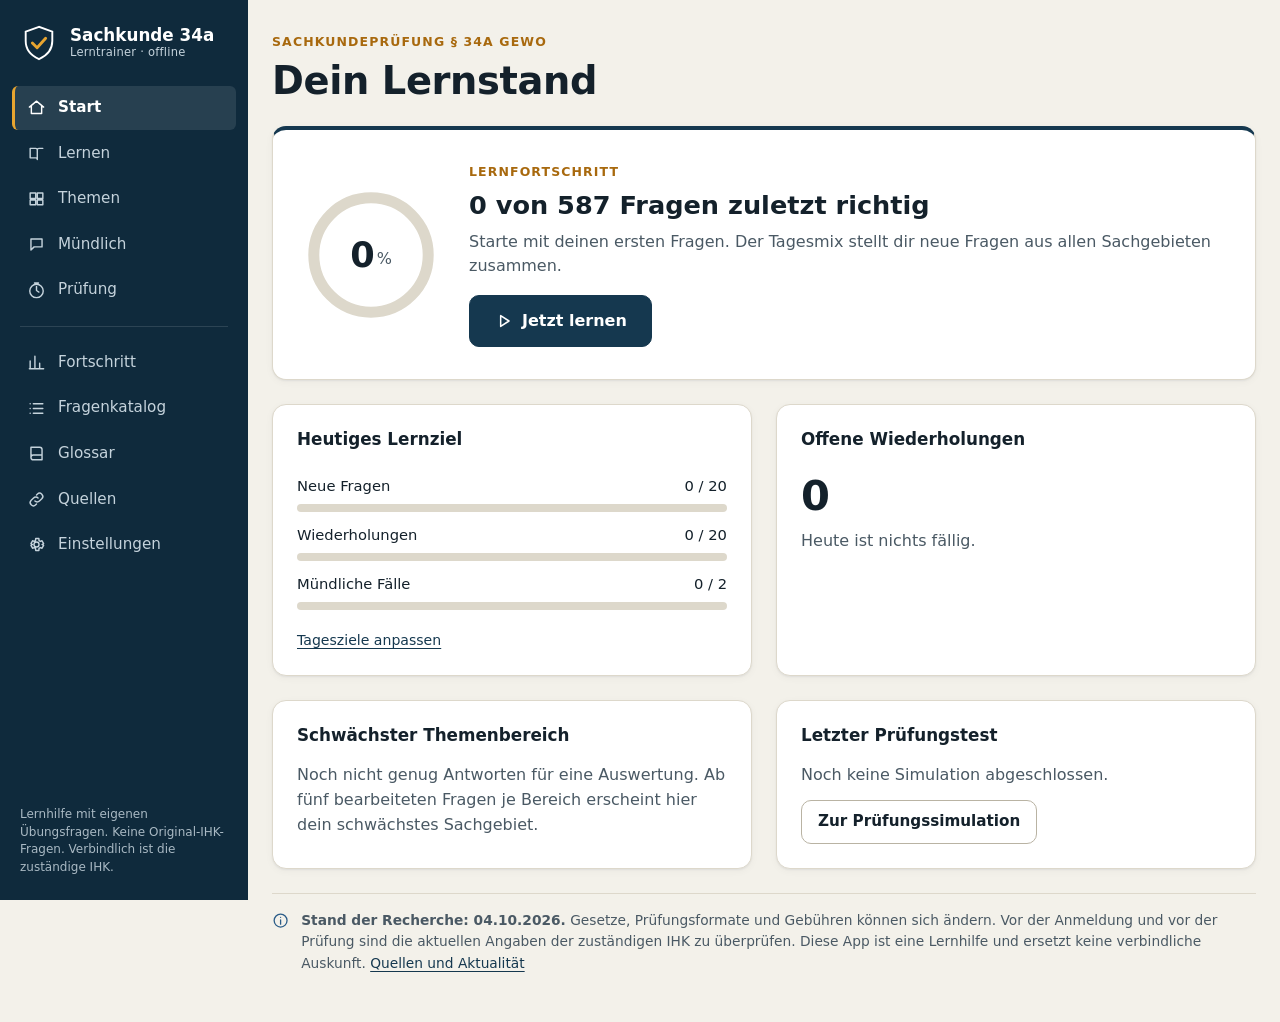
<file: index.html>
<!doctype html>
<html lang="de">
<head>
<meta charset="utf-8">
<meta name="viewport" content="width=device-width, initial-scale=1, viewport-fit=cover">
<meta name="color-scheme" content="light dark">
<meta name="theme-color" content="#0f2a3c">
<title>Sachkunde 34a Lerntrainer</title>
<meta name="description" content="Offline-Lernhilfe für die IHK-Sachkundeprüfung im Bewachungsgewerbe nach § 34a GewO. Eigene Übungsfragen, keine Original-IHK-Fragen.">
<link rel="icon" href="data:image/svg+xml,%3Csvg xmlns='http://www.w3.org/2000/svg' viewBox='0 0 40 40'%3E%3Cpath d='M20 3 6 8v10c0 9 6 15.5 14 19 8-3.500 14-10 14-19V8z' fill='%2315384f'/%3E%3Cpath d='m13 20 5 5 9-10' fill='none' stroke='%23e8a530' stroke-width='3.500' stroke-linecap='round' stroke-linejoin='round'/%3E%3C/svg%3E">
<link rel="manifest" href="manifest.webmanifest">
<link rel="apple-touch-icon" href="icons/apple-touch-icon.png">
<meta name="mobile-web-app-capable" content="yes">
<meta name="apple-mobile-web-app-capable" content="yes">
<meta name="apple-mobile-web-app-title" content="Sachkunde 34a">
<meta name="apple-mobile-web-app-status-bar-style" content="default">
<link rel="stylesheet" href="styles.css">
</head>
<body>
<a class="skip" href="#main">Zum Inhalt springen</a>
<div class="app">
  <aside class="rail" aria-label="Hauptnavigation">
    <a class="brand" href="#/">
      <svg viewBox="0 0 40 40" aria-hidden="true"><path d="M20 3 6 8v10c0 9 6 15.5 14 19 8-3.500 14-10 14-19V8z" fill="none" stroke="#fff" stroke-width="2"/><path d="m13 20 5 5 9-10" fill="none" stroke="#e8a530" stroke-width="3" stroke-linecap="round" stroke-linejoin="round"/></svg>
      <span>Sachkunde 34a<small>Lerntrainer · offline</small></span>
    </a>
    <nav id="railnav"></nav>
    <p class="rail-foot">Lernhilfe mit eigenen Übungsfragen. Keine Original-IHK-Fragen. Verbindlich ist die zuständige IHK.</p>
  </aside>
  <div class="stage">
    <div id="banner"></div>
    <main id="main" tabindex="-1">
      <noscript><p>Diese Lern-App benötigt JavaScript. Bitte aktiviere JavaScript im Browser.</p></noscript>
    </main>
  </div>
</div>
<nav class="tabbar" id="tabbar" aria-label="Hauptnavigation"></nav>
<div id="sheet" hidden><div class="sheet-in" role="dialog" aria-label="Weitere Bereiche"><h2>Weitere Bereiche</h2><nav id="sheet-list"></nav></div></div>
<div id="toast" role="status" aria-live="polite"></div>

<script src="daten/basis.js"></script>
<script src="daten/fragen-1-recht.js"></script>
<script src="daten/fragen-2-datenschutz.js"></script>
<script src="daten/fragen-3-bgb.js"></script>
<script src="daten/fragen-4-strafrecht.js"></script>
<script src="daten/fragen-5-waffen.js"></script>
<script src="daten/fragen-6-uvv.js"></script>
<script src="daten/fragen-7-menschen.js"></script>
<script src="daten/fragen-8-technik.js"></script>
<script src="daten/faelle.js"></script>
<script src="daten/gesetze.js"></script>
<script src="app.js"></script>
</body>
</html>
</file>
<file: styles.css>
/* Sachkunde 34a Lerntrainer – Gestaltung
   Identität: Nachtblau + Signal-Amber, DIN-artige Überschriften, ruhige Papierflächen. */
:root {
  --bg: #f3f1ea;
  --surface: #ffffff;
  --surface-2: #f8f6f0;
  --ink: #14212b;
  --ink-2: #4a5964;
  --line: #ddd8cb;
  --line-strong: #b9b3a3;
  --primary: #15384f;
  --primary-hover: #0f2a3c;
  --primary-ink: #ffffff;
  --primary-soft: #e2ebf1;
  --accent: #a8690e;
  --accent-soft: #f6ead0;
  --ok: #1b7446;
  --ok-soft: #e1f1e7;
  --bad: #b0281f;
  --bad-soft: #f9e5e2;
  --warn: #855600;
  --warn-soft: #f7ecce;
  --info: #2a5c88;
  --info-soft: #e1ecf6;
  --rail: #0f2a3c;
  --rail-ink: #c5d3dc;
  --rail-active: #ffffff;
  --signal: #e8a530;

  --s1: 4px; --s2: 8px; --s3: 12px; --s4: 16px; --s5: 24px; --s6: 32px; --s7: 48px;
  --r-s: 6px; --r-m: 10px; --r-l: 14px;
  --shadow: 0 1px 2px rgba(20, 33, 43, .06), 0 2px 8px rgba(20, 33, 43, .04);
  --shadow-up: 0 -2px 12px rgba(20, 33, 43, .08);
  --font: system-ui, -apple-system, "Segoe UI", Roboto, "Helvetica Neue", Arial, sans-serif;
  --display: "Bahnschrift", "DIN Alternate", "DIN 2014", "Roboto Condensed", "Arial Narrow", system-ui, sans-serif;
  --t: 160ms ease;
}
@media (prefers-color-scheme: dark) {
  :root:not([data-theme="light"]) {
    --bg: #0d151b; --surface: #15202a; --surface-2: #1a2833; --ink: #e9eff3; --ink-2: #a5b4bf;
    --line: #283843; --line-strong: #3c505e;
    --primary: #8cc3e0; --primary-hover: #a7d3ea; --primary-ink: #0b1b25; --primary-soft: #1c3342;
    --accent: #e3ae55; --accent-soft: #382c14;
    --ok: #62c592; --ok-soft: #153224; --bad: #f28d83; --bad-soft: #3a1c1a;
    --warn: #e4b85f; --warn-soft: #392d13; --info: #8ab9e3; --info-soft: #182c3f;
    --rail: #0a1218; --rail-ink: #a5b4bf; --signal: #e8a530;
    --shadow: 0 1px 2px rgba(0, 0, 0, .4); --shadow-up: 0 -2px 12px rgba(0, 0, 0, .4);
  }
}
:root[data-theme="dark"] {
  --bg: #0d151b; --surface: #15202a; --surface-2: #1a2833; --ink: #e9eff3; --ink-2: #a5b4bf;
  --line: #283843; --line-strong: #3c505e;
  --primary: #8cc3e0; --primary-hover: #a7d3ea; --primary-ink: #0b1b25; --primary-soft: #1c3342;
  --accent: #e3ae55; --accent-soft: #382c14;
  --ok: #62c592; --ok-soft: #153224; --bad: #f28d83; --bad-soft: #3a1c1a;
  --warn: #e4b85f; --warn-soft: #392d13; --info: #8ab9e3; --info-soft: #182c3f;
  --rail: #0a1218; --rail-ink: #a5b4bf; --signal: #e8a530;
  --shadow: 0 1px 2px rgba(0, 0, 0, .4); --shadow-up: 0 -2px 12px rgba(0, 0, 0, .4);
}

*, *::before, *::after { box-sizing: border-box; }
html { -webkit-text-size-adjust: 100%; scroll-behavior: smooth; }
body { margin: 0; background: var(--bg); color: var(--ink); font: 16px/1.55 var(--font); overflow-x: hidden; }
h1, h2, h3, h4, p, ul, ol, dl, dd { margin: 0; }
ul, ol { padding: 0; list-style: none; }
h1, h2, h3, .eyebrow, .brand, .big, .stat-v, .part, .gnum { font-family: var(--display); }
h1 { font-size: clamp(1.7rem, 1.2rem + 2vw, 2.4rem); line-height: 1.12; font-weight: 600; letter-spacing: -.01em; text-wrap: balance; }
h2 { font-size: 1.3rem; line-height: 1.25; font-weight: 600; text-wrap: balance; }
h3 { font-size: 1.05rem; line-height: 1.3; font-weight: 600; margin-bottom: var(--s3); }
h4 { font-size: .9rem; margin: var(--s4) 0 var(--s2); }
a { color: var(--primary); text-underline-offset: 3px; }
a:hover { color: var(--primary-hover); }
button, input, select, textarea { font: inherit; color: inherit; }
button { cursor: pointer; }
:focus-visible { outline: 3px solid var(--signal); outline-offset: 2px; border-radius: var(--r-s); }
.num { font-variant-numeric: tabular-nums; }
.muted { color: var(--ink-2); }
.sr { position: absolute; width: 1px; height: 1px; overflow: hidden; clip: rect(0 0 0 0); white-space: nowrap; }
.skip { position: absolute; left: var(--s3); top: -60px; background: var(--primary); color: var(--primary-ink); padding: var(--s2) var(--s4); border-radius: var(--r-s); z-index: 100; }
.skip:focus { top: var(--s3); }
.ic { width: 1.25em; height: 1.25em; flex: none; fill: none; stroke: currentColor; stroke-width: 1.8; stroke-linecap: round; stroke-linejoin: round; vertical-align: -.25em; }
.ic-ok { color: var(--ok); } .ic-bad { color: var(--bad); }

/* ---------- Grundgerüst ---------- */
.app { display: grid; grid-template-columns: 248px minmax(0, 1fr); min-height: 100vh; }
.rail { background: var(--rail); color: var(--rail-ink); padding: var(--s5) var(--s3); position: sticky; top: 0; height: 100vh; overflow-y: auto; display: flex; flex-direction: column; gap: var(--s5); }
.brand { display: flex; align-items: center; gap: var(--s3); padding: 0 var(--s2); color: #fff; text-decoration: none; font-size: 1.05rem; font-weight: 600; line-height: 1.15; }
.brand small { display: block; font: 400 .72rem/1.3 var(--font); color: var(--rail-ink); letter-spacing: .02em; }
.brand svg { width: 38px; height: 38px; flex: none; }
.rail nav { display: flex; flex-direction: column; gap: 2px; }
.rail nav a { display: flex; align-items: center; gap: var(--s3); padding: 10px var(--s3); border-radius: var(--r-s); color: var(--rail-ink); text-decoration: none; font-size: .95rem; border-left: 3px solid transparent; transition: background var(--t), color var(--t); }
.rail nav a:hover { background: rgba(255, 255, 255, .07); color: #fff; }
.rail nav a[aria-current] { background: rgba(255, 255, 255, .1); color: var(--rail-active); border-left-color: var(--signal); font-weight: 600; }
.rail hr { border: 0; border-top: 1px solid rgba(255, 255, 255, .12); margin: var(--s3) var(--s2); }
.rail-foot { margin-top: auto; font-size: .75rem; padding: 0 var(--s2); line-height: 1.45; opacity: .85; }
.stage { min-width: 0; }
#main { max-width: 1040px; margin: 0 auto; padding: var(--s6) var(--s5) var(--s7); display: flex; flex-direction: column; gap: var(--s5); outline: none; }
#banner { max-width: 1040px; margin: 0 auto; padding: 0 var(--s5); }
#banner .note { margin-top: var(--s4); }
#banner .actions { margin-top: var(--s2); }
.app { padding-top: env(safe-area-inset-top); }
.tabbar, #sheet { display: none; }

.pagehead { display: flex; flex-direction: column; gap: var(--s2); }
.eyebrow { font-size: .78rem; letter-spacing: .09em; text-transform: uppercase; color: var(--accent); font-weight: 600; }
.lead { color: var(--ink-2); max-width: 68ch; }
.crumb a { display: inline-flex; align-items: center; gap: var(--s2); text-decoration: none; font-size: .9rem; font-weight: 600; }

/* ---------- Karten, Raster ---------- */
.card { background: var(--surface); border: 1px solid var(--line); border-radius: var(--r-l); padding: var(--s5); box-shadow: var(--shadow); display: flex; flex-direction: column; gap: var(--s3); min-width: 0; }
.card h3 + .muted { margin-top: calc(var(--s2) * -1); }
.cardfoot { margin-top: auto; font-size: .88rem; padding-top: var(--s2); }
.grid { display: grid; gap: var(--s5); }
.g2 { grid-template-columns: repeat(2, minmax(0, 1fr)); }
.g3 { grid-template-columns: repeat(3, minmax(0, 1fr)); }
.g4 { grid-template-columns: repeat(4, minmax(0, 1fr)); }
.split { display: flex; gap: var(--s5); justify-content: space-between; align-items: center; flex-wrap: wrap; }
.split > div:first-child { flex: 1 1 280px; display: flex; flex-direction: column; gap: var(--s2); }
.center { align-items: center; text-align: center; justify-content: center; }
.actions { display: flex; flex-wrap: wrap; gap: var(--s3); margin-top: var(--s2); }

/* ---------- Schaltflächen ---------- */
.btn { display: inline-flex; align-items: center; justify-content: center; gap: var(--s2); min-height: 44px; padding: 0 var(--s4); border: 1px solid var(--line-strong); border-radius: var(--r-m); background: var(--surface); color: var(--ink); font-weight: 600; font-size: .95rem; text-decoration: none; transition: background var(--t), border-color var(--t), transform var(--t); white-space: nowrap; }
.btn:hover { background: var(--surface-2); border-color: var(--ink-2); color: var(--ink); }
.btn:active { transform: translateY(1px); }
.btn-primary { background: var(--primary); border-color: var(--primary); color: var(--primary-ink); }
.btn-primary:hover { background: var(--primary-hover); border-color: var(--primary-hover); color: var(--primary-ink); }
.btn-ghost { border-color: transparent; background: transparent; }
.btn-lg { min-height: 52px; padding: 0 var(--s5); font-size: 1rem; }
.btn-sm { min-height: 36px; padding: 0 var(--s3); font-size: .88rem; }
.btn-danger { background: var(--bad); border-color: var(--bad); color: var(--surface); }
.btn-danger:hover { background: var(--bad); border-color: var(--bad); color: var(--surface); filter: brightness(.92); }
.btn-bad { color: var(--bad); border-color: var(--bad); }
.btn-ok { color: var(--ok); border-color: var(--ok); }
.btn[disabled], .btn[aria-disabled="true"] { opacity: .45; cursor: not-allowed; }
.btn[aria-pressed="true"] { background: var(--primary-soft); border-color: var(--primary); color: var(--primary); }
.linkbtn { background: none; border: 0; padding: 0; color: var(--primary); text-decoration: underline; text-underline-offset: 3px; font-weight: 600; }
.iconbtn { display: inline-flex; align-items: center; gap: 6px; background: none; border: 1px solid transparent; border-radius: var(--r-s); padding: 6px 10px; color: var(--ink-2); font-size: .85rem; min-height: 36px; }
.iconbtn:hover { background: var(--surface-2); }
.iconbtn[aria-pressed="true"] { color: var(--accent); }
.iconbtn[aria-pressed="true"] .ic { fill: currentColor; }

/* ---------- Chips, Hinweise ---------- */
.chip { display: inline-flex; align-items: center; gap: 5px; padding: 3px 10px; border-radius: 999px; font-size: .78rem; font-weight: 600; line-height: 1.4; background: var(--surface-2); color: var(--ink-2); border: 1px solid var(--line); }
.chip .ic { width: 1em; height: 1em; stroke-width: 2.4; }
.chip-ok { background: var(--ok-soft); color: var(--ok); border-color: transparent; }
.chip-bad { background: var(--bad-soft); color: var(--bad); border-color: transparent; }
.chip-warn { background: var(--warn-soft); color: var(--warn); border-color: transparent; }
.chip-info { background: var(--info-soft); color: var(--info); border-color: transparent; }
.chip-primary { background: var(--primary-soft); color: var(--primary); border-color: transparent; }
.chip-accent { background: var(--accent-soft); color: var(--accent); border-color: transparent; }
.note { display: flex; gap: var(--s3); padding: var(--s4); border-radius: var(--r-m); border: 1px solid; font-size: .93rem; }
.note > .ic { margin-top: 2px; }
.note-warn { background: var(--warn-soft); border-color: transparent; color: var(--ink); }
.note-warn > .ic { color: var(--warn); }
.note-info { background: var(--info-soft); border-color: transparent; }
.note-info > .ic { color: var(--info); }
.note-bad { background: var(--bad-soft); border-color: transparent; margin-top: var(--s3); }
.note-bad > .ic { color: var(--bad); }
.note .btn { margin-top: var(--s3); }
.hint { display: flex; gap: var(--s2); align-items: flex-start; font-size: .88rem; color: var(--ink-2); }
.hint.err { color: var(--bad); }
.stand { display: flex; gap: var(--s3); font-size: .86rem; color: var(--ink-2); border-top: 1px solid var(--line); padding-top: var(--s4); }
.stand .ic { color: var(--info); margin-top: 2px; }
.disclaimer { font-size: .88rem; color: var(--ink-2); border-left: 3px solid var(--signal); padding-left: var(--s3); }
.empty { padding: var(--s5); text-align: center; color: var(--ink-2); }

/* ---------- Fortschritt ---------- */
.bar { height: 8px; background: var(--line); border-radius: 999px; overflow: hidden; }
.bar > i { display: block; height: 100%; background: var(--primary); border-radius: 999px; transition: width 300ms ease; }
.bar-ok > i { background: var(--ok); } .bar-bad > i { background: var(--bad); } .bar-warn > i { background: var(--warn); } .bar-info > i { background: var(--info); }
.ring { position: relative; width: 132px; height: 132px; flex: none; }
.ring svg { width: 100%; height: 100%; transform: rotate(-90deg); }
.ring circle { fill: none; stroke-width: 10; }
.ring-bg { stroke: var(--line); }
.ring-fg { stroke: var(--primary); stroke-linecap: round; transition: stroke-dashoffset 500ms ease; }
.ring-num { position: absolute; inset: 0; display: flex; align-items: center; justify-content: center; gap: 2px; font-family: var(--display); }
.ring-num b { font-size: 2.2rem; font-weight: 600; line-height: 1; font-variant-numeric: tabular-nums; }
.ring-num span { font-size: 1rem; color: var(--ink-2); margin-top: .55em; }
.goal { display: flex; flex-direction: column; gap: 6px; }
.goal-top { display: flex; justify-content: space-between; gap: var(--s3); font-size: .92rem; }
.big { font-size: 2.6rem; line-height: 1; font-weight: 600; }
.big-s { font-family: var(--display); font-size: 1.35rem; font-weight: 600; line-height: 1.2; }
.unit { font-size: 1rem; color: var(--ink-2); font-weight: 400; font-family: var(--font); }

/* ---------- Start ---------- */
.hero { flex-direction: row; align-items: center; gap: var(--s6); padding: var(--s6); border-top: 4px solid var(--primary); }
.hero-body { display: flex; flex-direction: column; gap: var(--s2); min-width: 0; }
.hero h2 { font-size: 1.6rem; }
.card > .btn, .card > a.btn { align-self: flex-start; margin-top: auto; }

/* ---------- Fortschrittsseite ---------- */
.stats { gap: var(--s4); }
.stat { padding: var(--s4); gap: 2px; }
.stat-l { font-size: .8rem; color: var(--ink-2); }
.stat-v { font-size: 1.9rem; font-weight: 600; line-height: 1.15; }
.stat-s { font-size: .8rem; color: var(--ink-2); }
.next { flex-direction: row; align-items: center; justify-content: space-between; flex-wrap: wrap; border-left: 4px solid var(--signal); }
.next h3 { margin: 4px 0; font-size: 1.2rem; }
.kv { display: grid; grid-template-columns: minmax(110px, max-content) 1fr; gap: 6px var(--s4); font-size: .93rem; }
.kv dt { color: var(--ink-2); }
.kv dd { min-width: 0; overflow-wrap: anywhere; }
.lamps { display: grid; grid-template-columns: repeat(auto-fill, minmax(280px, 1fr)); gap: var(--s3); }
.lamp { display: flex; gap: var(--s3); align-items: center; padding: var(--s3); border: 1px solid var(--line); border-radius: var(--r-m); text-decoration: none; color: inherit; transition: border-color var(--t), background var(--t); }
.lamp:hover { border-color: var(--line-strong); background: var(--surface-2); color: inherit; }
.lamp-dot { width: 40px; height: 40px; border-radius: 50%; display: grid; place-items: center; flex: none; }
.lamp-dot .ic { stroke-width: 2.4; }
.lamp-ok { background: var(--ok-soft); color: var(--ok); } .lamp-bad { background: var(--bad-soft); color: var(--bad); }
.lamp-warn { background: var(--warn-soft); color: var(--warn); } .lamp-info { background: var(--info-soft); color: var(--info); }
.lamp-main { flex: 1; min-width: 0; display: flex; flex-direction: column; gap: 5px; font-size: .82rem; }
.lamp-main b { font-size: .95rem; }
.rows li { display: flex; align-items: center; justify-content: space-between; gap: var(--s3); padding: var(--s3) 0; border-bottom: 1px solid var(--line); flex-wrap: wrap; }
.rows li:last-child { border-bottom: 0; }
.rows small { display: block; font-size: .85rem; }
.checks { display: flex; flex-direction: column; gap: var(--s3); }
.checks li { display: flex; gap: var(--s3); align-items: flex-start; }
.checks li > .ic { margin-top: 2px; padding: 3px; border-radius: 50%; width: 1.5em; height: 1.5em; stroke-width: 2.4; }
.checks li.ok > .ic { background: var(--ok-soft); color: var(--ok); }
.checks li.open > .ic { background: var(--info-soft); color: var(--info); }
.checks small { display: block; font-size: .85rem; }

/* ---------- Themen ---------- */
.group { display: flex; flex-direction: column; gap: var(--s3); }
.group > h2 { display: flex; align-items: center; gap: var(--s3); font-size: 1.1rem; }
.gnum { width: 30px; height: 30px; border-radius: 50%; background: var(--primary); color: var(--primary-ink); display: grid; place-items: center; font-size: .95rem; flex: none; }
.topic { text-decoration: none; color: inherit; transition: border-color var(--t), transform var(--t); }
.topic:hover { border-color: var(--primary); color: inherit; transform: translateY(-1px); }
.topic-top { display: flex; gap: var(--s2); align-items: center; flex-wrap: wrap; }
.part { font-size: 1.1rem; font-weight: 600; color: var(--accent); margin-right: auto; }
.topic h3 { margin: 0; font-size: 1.2rem; }
.topic .muted { font-size: .92rem; display: -webkit-box; -webkit-line-clamp: 3; -webkit-box-orient: vertical; overflow: hidden; }
.topic-foot { display: flex; justify-content: space-between; align-items: center; gap: var(--s2); flex-wrap: wrap; font-size: .85rem; color: var(--ink-2); }
.bul { display: flex; flex-direction: column; gap: var(--s2); }
.bul li { position: relative; padding-left: 1.2em; }
.bul li::before { content: ""; position: absolute; left: 0; top: .62em; width: 6px; height: 6px; background: var(--accent); border-radius: 1px; transform: rotate(45deg); }
.terms { display: grid; grid-template-columns: minmax(140px, 220px) 1fr; gap: var(--s3) var(--s5); }
.terms dt { font-weight: 600; }
.terms dd { color: var(--ink-2); padding-bottom: var(--s3); border-bottom: 1px solid var(--line); }
.subs li > span { flex: 1 1 260px; min-width: 0; }
.deck { display: flex; flex-direction: column; gap: var(--s3); flex: 1; }
.flash { flex: 1; min-height: 190px; border: 1px solid var(--line-strong); border-radius: var(--r-m); background: var(--surface-2); padding: var(--s5); display: flex; flex-direction: column; gap: var(--s2); align-items: center; justify-content: center; text-align: center; }
.flash.flipped { background: var(--primary-soft); border-color: var(--primary); }
.flash-side { font-size: .72rem; letter-spacing: .09em; text-transform: uppercase; color: var(--accent); font-weight: 600; }
.flash-text { font-family: var(--display); font-size: 1.3rem; line-height: 1.3; font-weight: 600; }
.flash.flipped .flash-text { font: 400 1rem/1.5 var(--font); }
.flash-hint { font-size: .78rem; color: var(--ink-2); }
.deck-nav { display: flex; align-items: center; justify-content: center; gap: var(--s4); }

/* ---------- Lernmodus ---------- */
.modes { display: grid; grid-template-columns: repeat(auto-fill, minmax(210px, 1fr)); gap: var(--s3); }
.mode { text-align: left; display: grid; grid-template-columns: 1fr auto; gap: 2px var(--s3); padding: var(--s3) var(--s4); border: 1px solid var(--line-strong); border-radius: var(--r-m); background: var(--surface); min-height: 68px; transition: border-color var(--t), background var(--t); }
.mode .muted { grid-column: 1; font-size: .82rem; line-height: 1.35; }
.mode .num { grid-row: 1 / span 2; grid-column: 2; align-self: center; font-family: var(--display); font-size: 1.2rem; color: var(--ink-2); }
.mode:hover { border-color: var(--primary); }
.mode[aria-checked="true"] { background: var(--primary-soft); border-color: var(--primary); box-shadow: inset 0 0 0 1px var(--primary); }
.tags { display: flex; flex-wrap: wrap; gap: var(--s2); margin-bottom: var(--s3); }
.tag { min-height: 38px; padding: 0 var(--s3); border: 1px solid var(--line-strong); border-radius: 999px; background: var(--surface); font-size: .88rem; transition: background var(--t), border-color var(--t); }
.tag:hover { border-color: var(--primary); }
.tag[aria-pressed="true"] { background: var(--primary); border-color: var(--primary); color: var(--primary-ink); font-weight: 600; }
.tag[aria-pressed="true"]::before { content: "✓ "; }
.seg { display: inline-flex; border: 1px solid var(--line-strong); border-radius: var(--r-m); overflow: hidden; align-self: flex-start; }
.seg button { min-height: 42px; min-width: 64px; padding: 0 var(--s4); border: 0; border-right: 1px solid var(--line-strong); background: var(--surface); font-weight: 600; font-size: .92rem; }
.seg button:last-child { border-right: 0; }
.seg button[aria-checked="true"] { background: var(--primary); color: var(--primary-ink); }

.runhead { display: flex; align-items: center; gap: var(--s4); }
.runprog { flex: 1; display: flex; flex-direction: column; gap: 6px; font-size: .88rem; color: var(--ink-2); min-width: 0; }
.runscore { display: inline-flex; align-items: center; gap: 4px; font-weight: 600; }
.qcard { gap: var(--s4); position: relative; }
.qmeta { display: flex; flex-wrap: wrap; gap: 6px; padding-right: 90px; }
.qtools { position: absolute; top: var(--s4); right: var(--s4); }
.qtext { font-family: var(--font); font-size: 1.22rem; line-height: 1.45; font-weight: 600; text-wrap: pretty; }
.qlabel { font-size: .78rem; color: var(--ink-2); border-top: 1px dashed var(--line); padding-top: var(--s3); }
.opts { display: flex; flex-direction: column; gap: var(--s3); }
.opt { display: flex; gap: var(--s3); align-items: flex-start; text-align: left; width: 100%; padding: var(--s3) var(--s4); border: 1.5px solid var(--line-strong); border-radius: var(--r-m); background: var(--surface); min-height: 56px; transition: border-color var(--t), background var(--t); }
.opt:not([disabled]):hover { border-color: var(--primary); background: var(--surface-2); }
.opt[disabled] { cursor: default; color: var(--ink); }
.opt-key { width: 30px; height: 30px; border-radius: 50%; border: 1.5px solid var(--line-strong); display: grid; place-items: center; font-weight: 700; font-size: .85rem; flex: none; background: var(--surface); }
[role="checkbox"] .opt-key { border-radius: 7px; }
.opt-body { display: flex; flex-direction: column; gap: 4px; padding-top: 3px; min-width: 0; }
.opt.sel { border-color: var(--primary); background: var(--primary-soft); }
.opt.sel .opt-key { background: var(--primary); border-color: var(--primary); color: var(--primary-ink); }
.opt.ok { border-color: var(--ok); background: var(--ok-soft); }
.opt.ok .opt-key { background: var(--ok); border-color: var(--ok); color: var(--surface); }
.opt.miss { border-color: var(--ok); border-style: dashed; }
.opt.miss .opt-key { border-color: var(--ok); color: var(--ok); }
.opt.bad { border-color: var(--bad); background: var(--bad-soft); }
.opt.bad .opt-key { background: var(--bad); border-color: var(--bad); color: var(--surface); }
.opt.off { opacity: .85; }
.opt-mark { display: inline-flex; align-items: center; gap: 5px; font-size: .8rem; font-weight: 700; }
.opt-mark em { font-style: normal; }
.opt-mark .ic { stroke-width: 2.6; width: 1.1em; height: 1.1em; }
.ok .opt-mark, .miss .opt-mark { color: var(--ok); } .bad .opt-mark { color: var(--bad); } .off .opt-mark { color: var(--ink-2); }
.opt-why { font-size: .9rem; color: var(--ink-2); }
.verdict { display: flex; gap: var(--s3); padding: var(--s4); border-radius: var(--r-m); border-left: 4px solid; }
.verdict.ok { background: var(--ok-soft); border-color: var(--ok); } .verdict.bad { background: var(--bad-soft); border-color: var(--bad); }
.verdict > .ic { width: 1.6em; height: 1.6em; stroke-width: 2.4; }
.verdict.ok > .ic { color: var(--ok); } .verdict.bad > .ic { color: var(--bad); }
.verdict p { margin-top: 4px; }
.qsrc { font-size: .86rem; padding: var(--s3) var(--s4); background: var(--surface-2); border-radius: var(--r-m); }
.cause { border-top: 1px solid var(--line); padding-top: var(--s3); display: flex; flex-direction: column; gap: var(--s2); }
.cause .tags { margin: 0; }
.runfoot { display: flex; justify-content: space-between; align-items: center; gap: var(--s3); flex-wrap: wrap; }
.ttsbar { display: flex; flex-wrap: wrap; align-items: center; gap: 4px; padding: 6px var(--s3); background: var(--surface-2); border-radius: var(--r-m); color: var(--ink-2); }
.ttsbar .sep { width: 1px; height: 20px; background: var(--line-strong); margin: 0 4px; }
.match { display: flex; flex-direction: column; gap: var(--s3); }
.match-row { display: grid; grid-template-columns: minmax(0, 1fr) minmax(0, 1.3fr); gap: var(--s2) var(--s4); align-items: center; padding: var(--s3); border: 1px solid var(--line); border-radius: var(--r-m); }
.match-row label { font-weight: 600; }
.match-row .opt-mark { grid-column: 1 / -1; }
.match-row.ok { border-color: var(--ok); background: var(--ok-soft); } .match-row.bad { border-color: var(--bad); background: var(--bad-soft); }
.match-row.ok .opt-mark { color: var(--ok); } .match-row.bad .opt-mark { color: var(--bad); }
.solution { background: var(--primary-soft); border-radius: var(--r-m); padding: var(--s4); display: flex; flex-direction: column; gap: var(--s2); }
.card.solution { border-color: transparent; }
.selfrate { display: flex; flex-direction: column; gap: var(--s2); }
.rec { display: flex; flex-wrap: wrap; align-items: center; gap: var(--s3); }
.rec audio { height: 40px; max-width: 100%; }
.rec-live { display: inline-flex; align-items: center; gap: var(--s2); font-weight: 600; color: var(--bad); }
.rec-live .dot { width: 10px; height: 10px; border-radius: 50%; background: var(--bad); animation: pulse 1.2s infinite; }
@keyframes pulse { 50% { opacity: .3; } }

/* ---------- Gesetze einfach erklärt (eingeklappt, erst auf Antippen sichtbar) ---------- */
.laws { display: flex; flex-direction: column; gap: var(--s2); }
.lawgroup > summary { display: flex; align-items: center; justify-content: space-between; gap: var(--s3); flex-wrap: wrap; cursor: pointer; list-style: none; min-height: 44px; }
.lawgroup > summary::-webkit-details-marker { display: none; }
.lawgroup > summary h3 { margin: 0; display: flex; align-items: center; gap: var(--s2); }
.lawgroup > summary h3 .ic { color: var(--accent); }
.lawgroup > summary .muted { font-size: .85rem; }
.lawgroup[open] > summary { margin-bottom: var(--s3); }
.law { border: 1px solid var(--line); border-radius: var(--r-m); background: var(--surface); }
.law > summary { display: flex; align-items: center; gap: 10px; min-height: 44px; padding: 6px var(--s3); cursor: pointer; list-style: none; font-size: .92rem; }
.law summary::-webkit-details-marker { display: none; }
.law > summary .ic { color: var(--accent); }
.law-k { font-weight: 600; white-space: nowrap; }
.law-t { color: var(--ink-2); overflow: hidden; text-overflow: ellipsis; white-space: nowrap; min-width: 0; }
.law[open] { border-color: var(--accent); }
.law-body { padding: 0 var(--s3) var(--s3); display: flex; flex-direction: column; gap: var(--s2); }
.law-e { background: var(--accent-soft); border-radius: var(--r-s); padding: 10px var(--s3); }
.law-w > summary { cursor: pointer; font-size: .85rem; color: var(--primary); font-weight: 600; min-height: 36px; display: flex; align-items: center; list-style: none; }
.law-w > summary::before { content: "+ "; white-space: pre; }
.law-w[open] > summary::before { content: "– "; }
.law-w blockquote { margin: 0; padding-left: var(--s3); border-left: 3px solid var(--line-strong); font-size: .9rem; color: var(--ink-2); overflow-wrap: anywhere; }
.law-src { font-size: .8rem; color: var(--ink-2); margin-top: var(--s2); }

/* ---------- Formulare ---------- */
.field { display: flex; flex-direction: column; gap: 6px; font-size: .88rem; }
.field > span:first-child { font-weight: 600; color: var(--ink-2); }
input[type="text"], input[type="search"], input[type="number"], select, textarea { min-height: 44px; padding: 8px 12px; border: 1px solid var(--line-strong); border-radius: var(--r-m); background: var(--surface); font-size: 1rem; width: 100%; }
textarea { resize: vertical; line-height: 1.5; }
input[type="range"] { width: 100%; accent-color: var(--primary); min-height: 44px; }
.filters { flex-direction: row; flex-wrap: wrap; align-items: flex-end; gap: var(--s4); }
.filters .field { flex: 1 1 170px; }
.filters .grow { flex: 2 1 260px; }
.searchbox { position: relative; display: block; }
.searchbox .ic { position: absolute; left: 12px; top: 50%; transform: translateY(-50%); color: var(--ink-2); }
.searchbox input { padding-left: 40px; }
.switch { display: flex; gap: var(--s3); align-items: flex-start; padding: var(--s3) 0; border-bottom: 1px solid var(--line); cursor: pointer; }
.switch input { position: absolute; opacity: 0; width: 46px; height: 26px; margin: 0; cursor: pointer; }
.sw-ui { width: 46px; height: 26px; border-radius: 999px; background: var(--line-strong); position: relative; flex: none; transition: background var(--t); }
.sw-ui::after { content: ""; position: absolute; top: 3px; left: 3px; width: 20px; height: 20px; border-radius: 50%; background: var(--surface); transition: transform var(--t); }
.switch input:checked + .sw-ui { background: var(--ok); }
.switch input:checked + .sw-ui::after { transform: translateX(20px); }
.switch input:focus-visible + .sw-ui { outline: 3px solid var(--signal); outline-offset: 2px; }
.switch.is-off { opacity: .55; cursor: not-allowed; }
.sw-l small { display: block; color: var(--ink-2); font-size: .85rem; }
.voice { margin-top: var(--s3); gap: var(--s4); }
.check { display: flex; gap: var(--s3); align-items: flex-start; padding: var(--s3); border: 1px solid var(--line); border-radius: var(--r-m); cursor: pointer; min-height: 48px; }
.check input { width: 20px; height: 20px; margin: 2px 0 0; accent-color: var(--ok); flex: none; }
.check:has(input:checked) { background: var(--ok-soft); border-color: var(--ok); }
.checklist { display: grid; grid-template-columns: repeat(2, minmax(0, 1fr)); gap: var(--s2); }

/* ---------- Katalog ---------- */
.qlist li { padding: 0; }
.qrow { display: flex; flex-direction: column; gap: var(--s2); width: 100%; text-align: left; background: none; border: 0; padding: var(--s3) var(--s2); border-radius: var(--r-s); text-decoration: none; color: inherit; }
.qrow:hover { background: var(--surface-2); color: inherit; }
.qrow-t { font-weight: 600; }
.qrow-m { display: flex; flex-wrap: wrap; gap: 6px; }
.pager { display: flex; justify-content: center; align-items: center; gap: var(--s4); padding-top: var(--s3); }

/* ---------- Prüfung ---------- */
.exbar { position: sticky; top: 0; z-index: 20; display: flex; align-items: center; gap: var(--s4); background: var(--rail); color: #fff; padding: var(--s3) var(--s4); border-radius: var(--r-m); box-shadow: var(--shadow); }
.exbar-l { flex: 1; display: flex; flex-direction: column; min-width: 0; line-height: 1.3; }
.exbar .muted { color: var(--rail-ink); font-size: .82rem; }
.extime { display: inline-flex; align-items: center; gap: var(--s2); font-family: var(--display); font-size: 1.5rem; font-weight: 600; }
.extime.low { color: var(--signal); }
.exbar .btn-primary { background: var(--signal); border-color: var(--signal); color: #1b1300; }
.exgrid { display: grid; grid-template-columns: repeat(auto-fill, minmax(44px, 1fr)); gap: 6px; }
.exgrid button { height: 44px; border: 1px solid var(--line-strong); border-radius: var(--r-s); background: var(--surface); font-weight: 600; font-variant-numeric: tabular-nums; position: relative; }
.exgrid .done { background: var(--primary); border-color: var(--primary); color: var(--primary-ink); }
.exgrid .flag::after, .lg.flag::after { content: ""; position: absolute; top: 3px; right: 3px; width: 8px; height: 8px; border-radius: 50%; background: var(--signal); }
.exgrid [aria-current] { outline: 3px solid var(--signal); outline-offset: 1px; }
.legend { display: flex; gap: var(--s4); flex-wrap: wrap; font-size: .82rem; color: var(--ink-2); }
.legend span { display: inline-flex; align-items: center; gap: 6px; }
.lg { width: 16px; height: 16px; border: 1px solid var(--line-strong); border-radius: 4px; display: inline-block; position: relative; }
.lg.done { background: var(--primary); border-color: var(--primary); }
.result { flex-direction: row; align-items: center; gap: var(--s6); flex-wrap: wrap; border-top: 4px solid var(--ok); }
.result.bad { border-top-color: var(--bad); }
.result.bad .ring-fg { stroke: var(--bad); } .result.ok .ring-fg { stroke: var(--ok); }
.result > div:last-child { display: flex; flex-direction: column; gap: var(--s3); flex: 1 1 260px; }
.wrongq { border: 1px solid var(--line); border-radius: var(--r-m); padding: var(--s3) var(--s4); }
.wrongq summary { display: flex; justify-content: space-between; gap: var(--s3); align-items: flex-start; cursor: pointer; font-weight: 600; }
.wrongq[open] summary { margin-bottom: var(--s3); }
.wrongq .opts { margin-bottom: var(--s3); }
body.exam .rail, body.exam .tabbar { display: none; }
body.exam .app { grid-template-columns: minmax(0, 1fr); }

/* ---------- Mündlich, Quellen ---------- */
.schema { counter-reset: s; display: flex; flex-direction: column; gap: var(--s2); }
.schema li { counter-increment: s; display: flex; gap: var(--s3); align-items: flex-start; }
.schema li::before { content: counter(s); width: 26px; height: 26px; border-radius: 50%; background: var(--primary); color: var(--primary-ink); display: grid; place-items: center; font: 600 .82rem var(--display); flex: none; margin-top: 1px; }
.case-text { font-size: 1.05rem; line-height: 1.6; }
.facts { display: flex; flex-direction: column; }
.fact { display: flex; justify-content: space-between; align-items: flex-start; gap: var(--s4); padding: var(--s3) 0; border-bottom: 1px solid var(--line); flex-wrap: wrap; }
.fact:last-child { border-bottom: 0; }
.fact > div { flex: 1 1 320px; min-width: 0; }
.fact p { margin: 2px 0; }
.srcs { display: flex; flex-direction: column; gap: var(--s4); }
.srcs li { border: 1px solid var(--line); border-radius: var(--r-m); padding: var(--s4); display: flex; flex-direction: column; gap: var(--s3); }
.src-top { display: flex; justify-content: space-between; gap: var(--s3); align-items: flex-start; flex-wrap: wrap; }

#toast { position: fixed; left: 50%; bottom: 28px; transform: translate(-50%, 20px); background: var(--ink); color: var(--bg); padding: 10px 18px; border-radius: 999px; font-size: .92rem; font-weight: 600; opacity: 0; pointer-events: none; transition: opacity var(--t), transform var(--t); z-index: 60; max-width: calc(100vw - 32px); text-align: center; }
#toast.on { opacity: 1; transform: translate(-50%, 0); }

/* ---------- Responsiv ---------- */
@media (max-width: 1100px) {
  .g4 { grid-template-columns: repeat(2, minmax(0, 1fr)); }
  .g3 { grid-template-columns: repeat(2, minmax(0, 1fr)); }
}
@media (max-width: 900px) {
  .app { grid-template-columns: minmax(0, 1fr); }
  .rail { display: none; }
  #main { padding: var(--s5) var(--s4) 104px; gap: var(--s4); }
  #banner { padding: 0 var(--s4); }
  .tabbar { display: grid; grid-template-columns: repeat(5, 1fr); position: fixed; left: 0; right: 0; bottom: 0; background: var(--surface); border-top: 1px solid var(--line); box-shadow: var(--shadow-up); z-index: 40; padding-bottom: env(safe-area-inset-bottom); }
  .tabbar a, .tabbar button { display: flex; flex-direction: column; align-items: center; justify-content: center; gap: 2px; min-height: 60px; border: 0; background: none; color: var(--ink-2); font-size: .72rem; font-weight: 600; text-decoration: none; border-top: 3px solid transparent; }
  .tabbar .ic { width: 22px; height: 22px; }
  .tabbar [aria-current] { color: var(--primary); border-top-color: var(--signal); }
  #sheet:not([hidden]) { display: block; position: fixed; inset: 0; background: rgba(10, 18, 24, .5); z-index: 50; }
  .sheet-in { position: absolute; left: 0; right: 0; bottom: 0; background: var(--surface); border-radius: var(--r-l) var(--r-l) 0 0; padding: var(--s4) var(--s4) calc(var(--s5) + env(safe-area-inset-bottom)); }
  .sheet-in h2 { font-size: 1rem; margin-bottom: var(--s3); }
  #sheet-list { display: grid; grid-template-columns: repeat(2, 1fr); gap: var(--s2); }
  #sheet-list a { display: flex; align-items: center; gap: var(--s3); min-height: 52px; padding: 0 var(--s3); border: 1px solid var(--line); border-radius: var(--r-m); text-decoration: none; color: var(--ink); font-weight: 600; }
  #sheet-list a[aria-current] { border-color: var(--primary); background: var(--primary-soft); }
  body.focus .tabbar { display: none; }
  body.focus #main { padding-bottom: var(--s6); }
  #toast { bottom: 76px; }
  .qmeta { padding-right: 0; }
  .qtools { position: static; align-self: flex-start; margin: -4px 0 -8px -10px; }
  .match-row { grid-template-columns: 1fr; }
  .exbar { border-radius: 0; margin: calc(var(--s5) * -1) calc(var(--s4) * -1) 0; padding: var(--s2) var(--s4); gap: var(--s3); }
  .extime { font-size: 1.25rem; }
  .exbar-l b { font-size: .9rem; white-space: nowrap; overflow: hidden; text-overflow: ellipsis; }
}
/* Touch-Geräte: größere Tippflächen, gut lesbare Kleinschrift */
@media (pointer: coarse), (max-width: 900px) {
  html { -webkit-tap-highlight-color: transparent; }
  button, a, select, input, label { touch-action: manipulation; }
  .btn-sm, .iconbtn { min-height: 44px; }
  .tag { min-height: 44px; padding: 0 var(--s4); }
  .linkbtn { display: inline-block; padding: 12px 0; }
  .chip, .eyebrow, .qlabel, .flash-hint, .flash-side { font-size: .82rem; }
  .exgrid { grid-template-columns: repeat(auto-fill, minmax(48px, 1fr)); }
  .exgrid button { height: 48px; }
  .deck-nav .btn { min-width: 56px; }
  /* Hauptaktion bleibt beim Lernen und in der Prüfung am unteren Rand erreichbar */
  body.focus .runfoot { position: sticky; bottom: 0; z-index: 15; background: var(--bg); margin: 0 calc(var(--s4) * -1); padding: var(--s3) var(--s4) calc(var(--s3) + env(safe-area-inset-bottom)); border-top: 1px solid var(--line); }
  body.exam .runfoot { display: grid; grid-template-columns: 1fr 1fr 1fr; }
  body.exam .runfoot .btn { padding: 0 var(--s2); min-height: 48px; }
}
@media (max-width: 640px) {
  .g2, .g3 { grid-template-columns: minmax(0, 1fr); }
  .card { padding: var(--s4); }
  .hero { flex-direction: column; align-items: flex-start; padding: var(--s5); gap: var(--s4); }
  .hero .ring { width: 108px; height: 108px; }
  .terms { grid-template-columns: 1fr; gap: 2px; }
  .terms dd { margin-bottom: var(--s3); }
  .checklist { grid-template-columns: 1fr; }
  .runfoot .btn-lg { flex: 1 1 100%; order: -1; }
  .actions .btn-lg { flex: 1 1 100%; }
  .lamps { grid-template-columns: 1fr; }
}
@media (max-width: 520px) {
  .g4 { grid-template-columns: repeat(2, minmax(0, 1fr)); }
  .stat-v { font-size: 1.5rem; }
  .qtext { font-size: 1.1rem; }
  .kv { grid-template-columns: 1fr; gap: 0; }
  .kv dt { font-size: .8rem; margin-top: var(--s2); }
  .runhead { flex-wrap: wrap; }
  .runprog { order: 3; flex: 1 1 100%; }
  .runscore { margin-left: auto; }
  .seg button { min-width: 0; flex: 1; }
  .seg { align-self: stretch; }
  .modes { grid-template-columns: 1fr; }
  .next .btn { width: 100%; }
}
@media (orientation: landscape) and (max-height: 480px) and (max-width: 950px) {
  .tabbar a, .tabbar button { min-height: 46px; flex-direction: row; gap: 6px; }
  #main { padding-bottom: 76px; padding-top: var(--s4); }
  body.focus #main { padding-bottom: var(--s4); }
  .exbar { position: static; }
  body.focus .runfoot { padding-top: var(--s2); padding-bottom: calc(var(--s2) + env(safe-area-inset-bottom)); }
  .pagehead h1 { font-size: 1.5rem; }
}
@media (prefers-reduced-motion: reduce) {
  *, *::before, *::after { transition: none !important; animation: none !important; scroll-behavior: auto !important; }
}
.no-anim *, .no-anim *::before, .no-anim *::after { transition: none !important; animation: none !important; scroll-behavior: auto !important; }
@media print { .rail, .tabbar, #toast { display: none; } .app { display: block; } }
</file>
